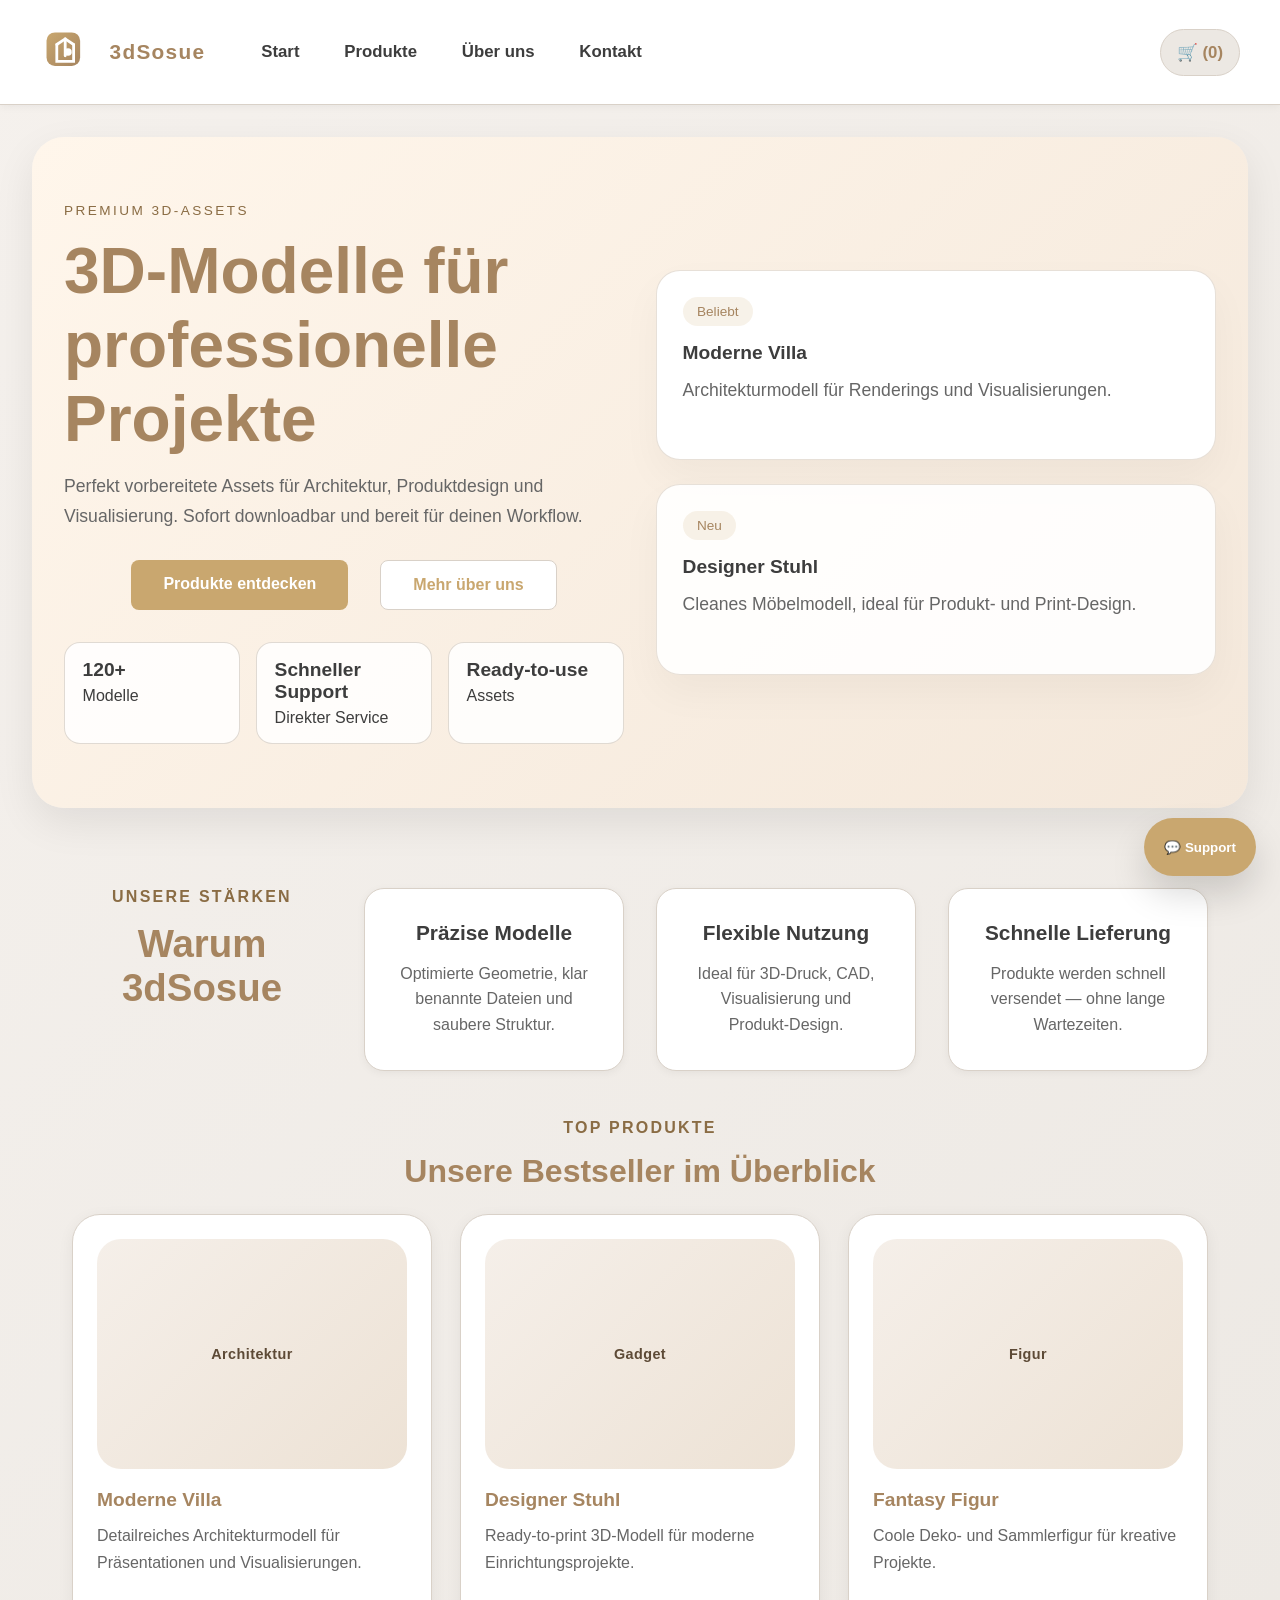
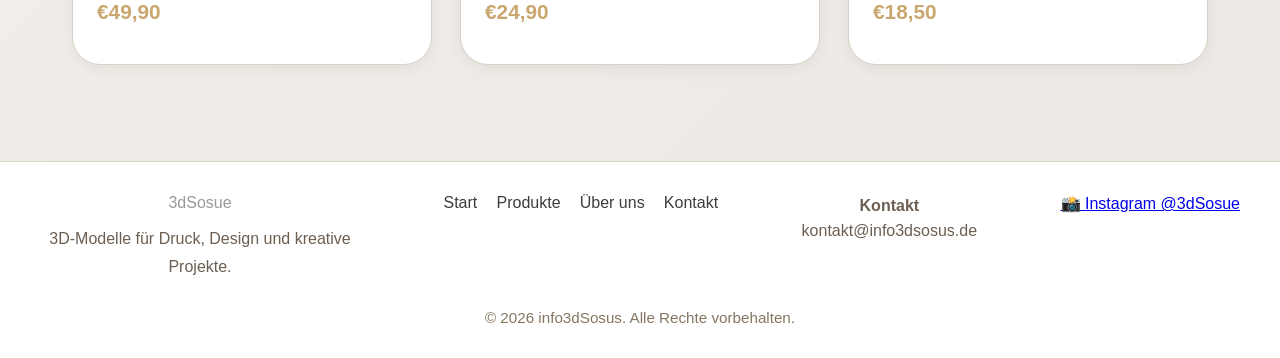
<file: 3d-shop/index.html>
<!DOCTYPE html>
<html lang="de">
<head>
  <meta charset="UTF-8" />
  <meta name="viewport" content="width=device-width, initial-scale=1.0" />
  <title>3dSosue - 3D Shop</title>
  <link rel="stylesheet" href="styles.css" />
</head>
<body>
  <header class="site-header">
    <a href="./index.html" class="logo">
      <img src="logo.svg" alt="3dSosue Logo" class="logo-image" />
      <span>3dSosue</span>
    </a>
    <nav>
      <a href="./index.html">Start</a>
      <a href="./produkte.html">Produkte</a>
      <a href="./about.html">Über uns</a>
      <a href="./kontakt.html">Kontakt</a>
      <a href="./warenkorb.html" class="cart-link">🛒 (<span id="cart-count">0</span>)</a>
    </nav>
  </header>

  <section class="hero">
    <div class="hero-grid">
      <div class="hero-copy">
        <span class="eyebrow">Premium 3D-Assets</span>
        <h1>3D-Modelle für professionelle Projekte</h1>
        <p>Perfekt vorbereitete Assets für Architektur, Produktdesign und Visualisierung. Sofort downloadbar und bereit für deinen Workflow.</p>
        <div class="hero-actions">
          <a class="button" href="./produkte.html">Produkte entdecken</a>
          <a class="button-secondary" href="./about.html">Mehr über uns</a>
        </div>
        <div class="hero-stats">
          <div>
            <strong>120+</strong>
            <span>Modelle</span>
          </div>
          <div>
            <strong>Schneller Support</strong>
            <span>Direkter Service</span>
          </div>
          <div>
            <strong>Ready-to-use</strong>
            <span>Assets</span>
          </div>
        </div>
      </div>
      <div class="hero-showcase">
        <div class="hero-panel">
          <span class="panel-tag">Beliebt</span>
          <h3>Moderne Villa</h3>
          <p>Architekturmodell für Renderings und Visualisierungen.</p>
        </div>
        <div class="hero-panel hero-panel-soft">
          <span class="panel-tag">Neu</span>
          <h3>Designer Stuhl</h3>
          <p>Cleanes Möbelmodell, ideal für Produkt- und Print-Design.</p>
        </div>
      </div>
    </div>
  </section>

  <section class="features">
    <div class="section-header">
      <p class="small-label">Unsere Stärken</p>
      <h2>Warum 3dSosue</h2>
    </div>
    <div class="feature-item">
      <h3>Präzise Modelle</h3>
      <p>Optimierte Geometrie, klar benannte Dateien und saubere Struktur.</p>
    </div>
    <div class="feature-item">
      <h3>Flexible Nutzung</h3>
      <p>Ideal für 3D-Druck, CAD, Visualisierung und Produkt-Design.</p>
    </div>
    <div class="feature-item">
      <h3>Schnelle Lieferung</h3>
      <p>Produkte werden schnell versendet — ohne lange Wartezeiten.</p>
    </div>
  </section>

  <section class="preview-section">
    <div class="section-header">
      <p class="small-label">Top Produkte</p>
      <h2>Unsere Bestseller im Überblick</h2>
    </div>
    <div class="product-grid">
      <article class="card">
        <div class="card-image">Architektur</div>
        <h2>Moderne Villa</h2>
        <p>Detailreiches Architekturmodell für Präsentationen und Visualisierungen.</p>
        <div class="price">€49,90</div>
      </article>
      <article class="card">
        <div class="card-image">Gadget</div>
        <h2>Designer Stuhl</h2>
        <p>Ready-to-print 3D-Modell für moderne Einrichtungsprojekte.</p>
        <div class="price">€24,90</div>
      </article>
      <article class="card">
        <div class="card-image">Figur</div>
        <h2>Fantasy Figur</h2>
        <p>Coole Deko- und Sammlerfigur für kreative Projekte.</p>
        <div class="price">€18,50</div>
      </article>
    </div>
  </section>

  <footer class="footer">
    <div class="footer-content">
      <div class="footer-brand">
        <div class="logo">3dSosue</div>
        <p>3D-Modelle für Druck, Design und kreative Projekte.</p>
      </div>
      <div class="footer-links">
        <a href="./index.html">Start</a>
        <a href="./produkte.html">Produkte</a>
        <a href="./about.html">Über uns</a>
        <a href="./kontakt.html">Kontakt</a>
      </div>
      <div class="footer-contact">
        <p><strong>Kontakt</strong></p>
        <p>kontakt@info3dsosus.de</p>
      </div>
      <div class="socials">
        <a href="https://instagram.com/3dSosue" target="_blank" rel="noopener">📸 Instagram @3dSosue</a>
      </div>
    </div>
    <p class="footer-note">© 2026 info3dSosus. Alle Rechte vorbehalten.</p>
  </footer>

  <script src="cart.js"></script>
  <script src="support.js"></script>
  <div class="chat-widget" id="chat-widget">
    <button class="chat-toggle" id="chat-toggle" aria-label="Support chat öffnen">💬 Support</button>
    <div class="chat-panel" id="chat-panel" aria-hidden="true">
      <div class="chat-header">
        <div>
          <strong>Julian</strong>
          <p>Schneller Support direkt im Shop</p>
        </div>
        <button class="chat-close" id="chat-close" aria-label="Chat schließen">✕</button>
      </div>
      <div class="chat-messages" id="chat-messages">
        <div class="chat-message bot">Hi! Wie kann ich dir helfen?</div>
      </div>
      <div class="chat-input-row">
        <input type="text" id="chat-input" placeholder="Frage eingeben..." aria-label="Supportfrage" />
        <button class="button" id="chat-send">Senden</button>
      </div>
    </div>
  </div>
</body>
</html>
</file>
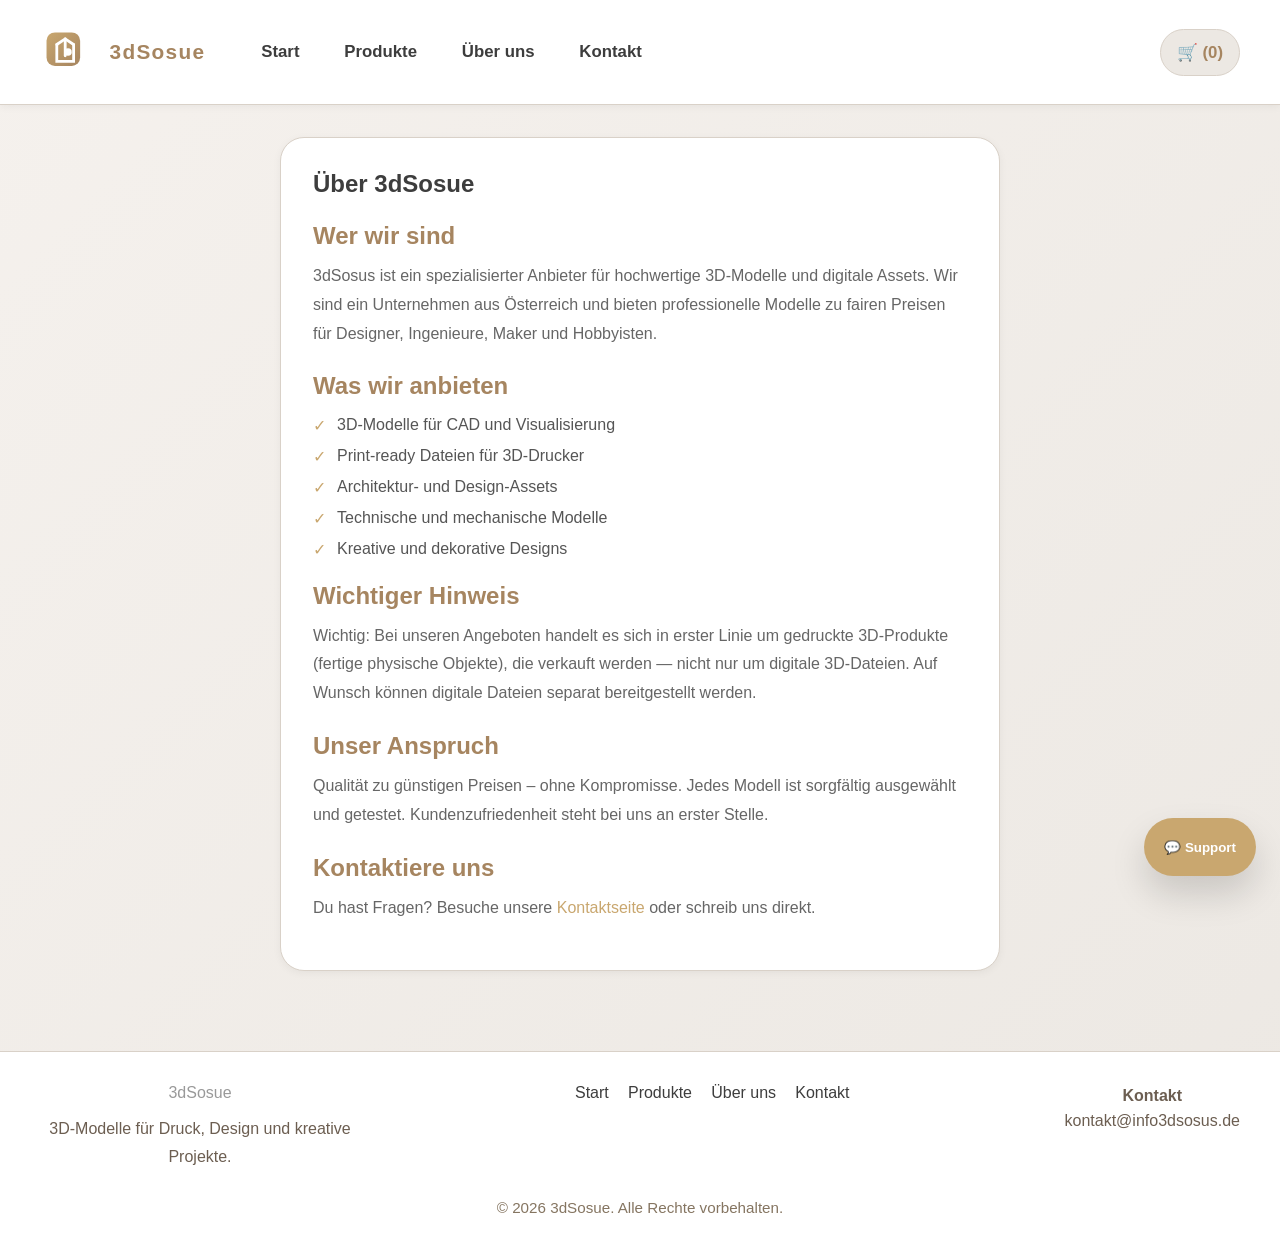
<file: 3d-shop/about.html>
<!DOCTYPE html>
<html lang="de">
<head>
  <meta charset="UTF-8" />
  <meta name="viewport" content="width=device-width, initial-scale=1.0" />
  <title>Über uns | 3dSosue</title>
  <link rel="stylesheet" href="styles.css" />
</head>
<body>
  <header class="site-header">
    <a href="./index.html" class="logo">
      <img src="logo.svg" alt="3dSosue Logo" class="logo-image" />
      <span>3dSosue</span>
    </a>
    <nav>
      <a href="./index.html">Start</a>
      <a href="./produkte.html">Produkte</a>
      <a href="./about.html">Über uns</a>
      <a href="./kontakt.html">Kontakt</a>
      <a href="./warenkorb.html" class="cart-link">🛒 (<span id="cart-count">0</span>)</a>
    </nav>
  </header>

  <section class="about-section">
    <div class="about-card">
      <h1>Über 3dSosue</h1>

      <h2>Wer wir sind</h2>
      <p>3dSosus ist ein spezialisierter Anbieter für hochwertige 3D-Modelle und digitale Assets. Wir sind ein Unternehmen aus Österreich und bieten professionelle Modelle zu fairen Preisen für Designer, Ingenieure, Maker und Hobbyisten.</p>
      
      <h2>Was wir anbieten</h2>
      <ul>
        <li>3D-Modelle für CAD und Visualisierung</li>
        <li>Print-ready Dateien für 3D-Drucker</li>
        <li>Architektur- und Design-Assets</li>
        <li>Technische und mechanische Modelle</li>
        <li>Kreative und dekorative Designs</li>
      </ul>

      <h2>Wichtiger Hinweis</h2>
      <p>Wichtig: Bei unseren Angeboten handelt es sich in erster Linie um gedruckte 3D-Produkte (fertige physische Objekte), die verkauft werden — nicht nur um digitale 3D-Dateien. Auf Wunsch können digitale Dateien separat bereitgestellt werden.</p>
      
      <h2>Unser Anspruch</h2>
      <p>Qualität zu günstigen Preisen – ohne Kompromisse. Jedes Modell ist sorgfältig ausgewählt und getestet. Kundenzufriedenheit steht bei uns an erster Stelle.</p>
      
      <h2>Kontaktiere uns</h2>
      <p>Du hast Fragen? Besuche unsere <a href="./kontakt.html">Kontaktseite</a> oder schreib uns direkt.</p>
    </div>
  </section>

  <footer class="footer">
    <div class="footer-content">
      <div class="footer-brand">
        <div class="logo">3dSosue</div>
        <p>3D-Modelle für Druck, Design und kreative Projekte.</p>
      </div>
      <div class="footer-links">
        <a href="./index.html">Start</a>
        <a href="./produkte.html">Produkte</a>
        <a href="./about.html">Über uns</a>
        <a href="./kontakt.html">Kontakt</a>
      </div>
      <div class="footer-contact">
        <p><strong>Kontakt</strong></p>
        <p>kontakt@info3dsosus.de</p>
      </div>
    </div>
    <p class="footer-note">© 2026 3dSosue. Alle Rechte vorbehalten.</p>
  </footer>

  <script src="cart.js"></script>
  <script src="support.js"></script>
  <div class="chat-widget" id="chat-widget">
    <button class="chat-toggle" id="chat-toggle" aria-label="Support chat öffnen">💬 Support</button>
    <div class="chat-panel" id="chat-panel" aria-hidden="true">
      <div class="chat-header">
        <div>
          <strong>Julian</strong>
          <p>Schneller Support direkt im Shop</p>
        </div>
        <button class="chat-close" id="chat-close" aria-label="Chat schließen">✕</button>
      </div>
      <div class="chat-messages" id="chat-messages">
        <div class="chat-message bot">Hi! Wie kann ich dir helfen?</div>
      </div>
      <div class="chat-input-row">
        <input type="text" id="chat-input" placeholder="Frage eingeben..." aria-label="Supportfrage" />
        <button class="button" id="chat-send">Senden</button>
      </div>
    </div>
  </div>
</body>
</html>
</file>
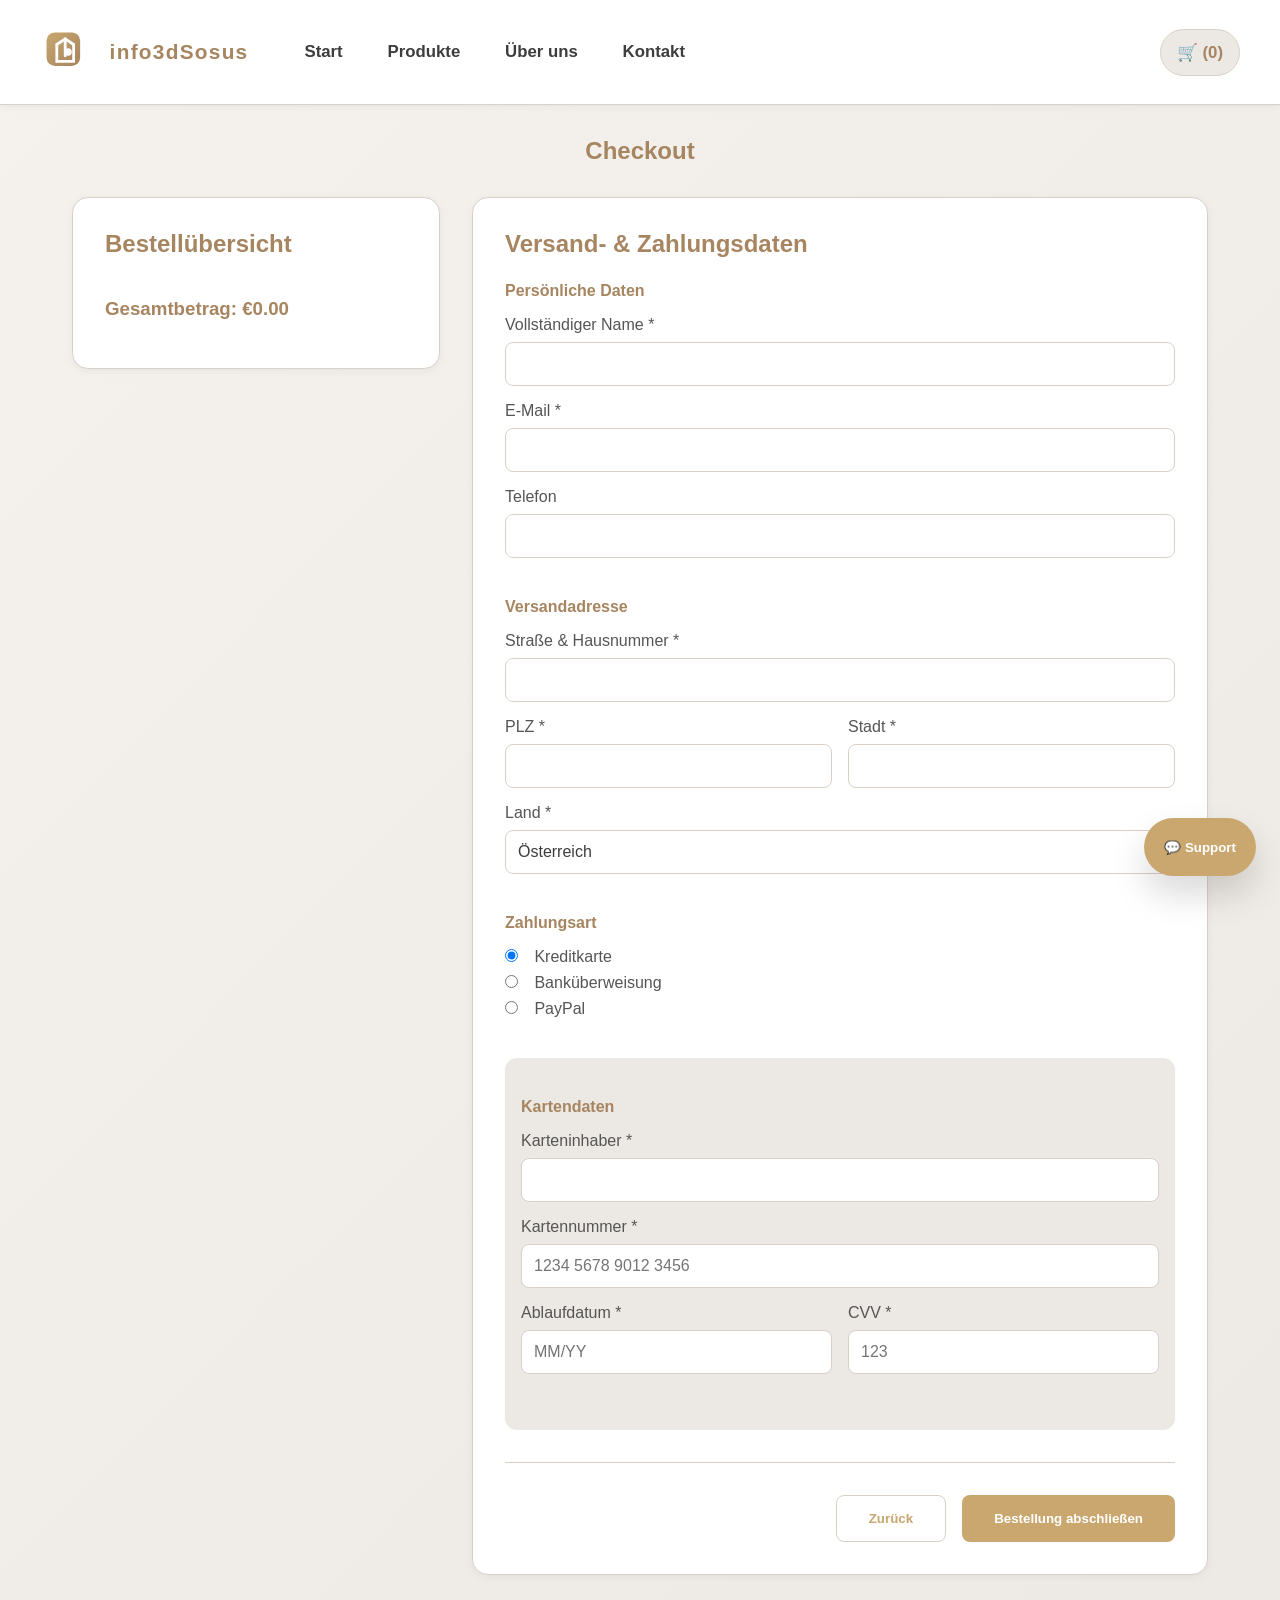
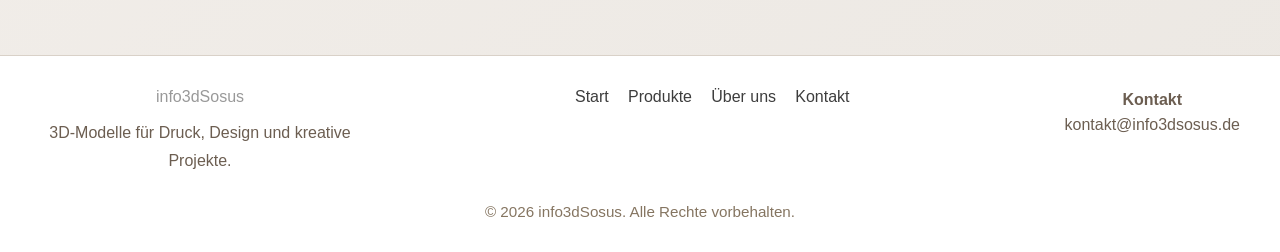
<file: 3d-shop/checkout.html>
<!DOCTYPE html>
<html lang="de">
<head>
  <meta charset="UTF-8" />
  <meta name="viewport" content="width=device-width, initial-scale=1.0" />
  <title>Checkout | info3dSosus</title>
  <link rel="stylesheet" href="styles.css" />
</head>
<body>
  <header class="site-header">
    <a href="./index.html" class="logo">
      <img src="logo.svg" alt="info3dSosus Logo" class="logo-image" />
      <span>info3dSosus</span>
    </a>
    <nav>
      <a href="./index.html">Start</a>
      <a href="./produkte.html">Produkte</a>
      <a href="./about.html">Über uns</a>
      <a href="./kontakt.html">Kontakt</a>
      <a href="./warenkorb.html" class="cart-link">🛒 (<span id="cart-count">0</span>)</a>
    </nav>
  </header>

  <section class="checkout-section">
    <h1>Checkout</h1>
    
    <div class="checkout-container">
      <!-- Bestellübersicht -->
      <div class="checkout-summary">
        <h2>Bestellübersicht</h2>
        <div id="checkout-items"></div>
        <div class="checkout-total">
          <h3>Gesamtbetrag: €<span id="checkout-total">0.00</span></h3>
        </div>
      </div>

      <!-- Checkout Formular -->
      <form id="checkout-form" class="checkout-form">
        <h2>Versand- & Zahlungsdaten</h2>
        
        <fieldset>
          <legend>Persönliche Daten</legend>
          <div class="form-group">
            <label for="name">Vollständiger Name *</label>
            <input type="text" id="name" name="name" required />
          </div>
          <div class="form-group">
            <label for="email">E-Mail *</label>
            <input type="email" id="email" name="email" required />
          </div>
          <div class="form-group">
            <label for="phone">Telefon</label>
            <input type="tel" id="phone" name="phone" />
          </div>
        </fieldset>

        <fieldset>
          <legend>Versandadresse</legend>
          <div class="form-group">
            <label for="address">Straße & Hausnummer *</label>
            <input type="text" id="address" name="address" required />
          </div>
          <div class="form-row">
            <div class="form-group">
              <label for="zip">PLZ *</label>
              <input type="text" id="zip" name="zip" required />
            </div>
            <div class="form-group">
              <label for="city">Stadt *</label>
              <input type="text" id="city" name="city" required />
            </div>
          </div>
          <div class="form-group">
            <label for="country">Land *</label>
            <input type="text" id="country" name="country" value="Österreich" required />
          </div>
        </fieldset>

        <fieldset>
          <legend>Zahlungsart</legend>
          <div class="form-group">
            <label class="radio-label">
              <input type="radio" name="payment" value="card" checked />
              Kreditkarte
            </label>
            <label class="radio-label">
              <input type="radio" name="payment" value="bank" />
              Banküberweisung
            </label>
            <label class="radio-label">
              <input type="radio" name="payment" value="paypal" />
              PayPal
            </label>
          </div>
        </fieldset>

        <div id="card-details" class="card-details">
          <fieldset>
            <legend>Kartendaten</legend>
            <div class="form-group">
              <label for="cardname">Karteninhaber *</label>
              <input type="text" id="cardname" name="cardname" />
            </div>
            <div class="form-group">
              <label for="cardnumber">Kartennummer *</label>
              <input type="text" id="cardnumber" name="cardnumber" placeholder="1234 5678 9012 3456" />
            </div>
            <div class="form-row">
              <div class="form-group">
                <label for="expiry">Ablaufdatum *</label>
                <input type="text" id="expiry" name="expiry" placeholder="MM/YY" />
              </div>
              <div class="form-group">
                <label for="cvv">CVV *</label>
                <input type="text" id="cvv" name="cvv" placeholder="123" />
              </div>
            </div>
          </fieldset>
        </div>

        <div class="form-actions">
          <button type="button" class="button-secondary" onclick="window.location.href='./warenkorb.html'">Zurück</button>
          <button type="submit" class="button">Bestellung abschließen</button>
        </div>
      </form>
    </div>
  </section>

  <footer class="footer">
    <div class="footer-content">
      <div class="footer-brand">
        <div class="logo">info3dSosus</div>
        <p>3D-Modelle für Druck, Design und kreative Projekte.</p>
      </div>
      <div class="footer-links">
        <a href="./index.html">Start</a>
        <a href="./produkte.html">Produkte</a>
        <a href="./about.html">Über uns</a>
        <a href="./kontakt.html">Kontakt</a>
      </div>
      <div class="footer-contact">
        <p><strong>Kontakt</strong></p>
        <p>kontakt@info3dsosus.de</p>
      </div>
    </div>
    <p class="footer-note">© 2026 info3dSosus. Alle Rechte vorbehalten.</p>
  </footer>

  <script src="cart.js"></script>
  <script src="support.js"></script>
  <div class="chat-widget" id="chat-widget">
    <button class="chat-toggle" id="chat-toggle" aria-label="Support chat öffnen">💬 Support</button>
    <div class="chat-panel" id="chat-panel" aria-hidden="true">
      <div class="chat-header">
        <div>
          <strong>Julian</strong>
          <p>Schneller Support direkt im Shop</p>
        </div>
        <button class="chat-close" id="chat-close" aria-label="Chat schließen">✕</button>
      </div>
      <div class="chat-messages" id="chat-messages">
        <div class="chat-message bot">Hi! Wie kann ich dir helfen?</div>
      </div>
      <div class="chat-input-row">
        <input type="text" id="chat-input" placeholder="Frage eingeben..." aria-label="Supportfrage" />
        <button class="button" id="chat-send">Senden</button>
      </div>
    </div>
  </div>
  <script>
    function loadCheckoutData() {
      const cart = JSON.parse(localStorage.getItem('cart')) || [];
      const checkoutItems = document.getElementById('checkout-items');
      let total = 0;

      checkoutItems.innerHTML = '';
      cart.forEach(item => {
        const itemTotal = item.price * item.quantity;
        total += itemTotal;
        const div = document.createElement('div');
        div.className = 'checkout-item';
        div.innerHTML = `
          <div class="item-info">
            <span>${item.name}</span>
            <span>${item.quantity}x</span>
          </div>
          <span class="item-price">€${itemTotal.toFixed(2)}</span>
        `;
        checkoutItems.appendChild(div);
      });

      document.getElementById('checkout-total').textContent = total.toFixed(2);
    }

    document.getElementById('checkout-form').addEventListener('submit', function(e) {
      e.preventDefault();
      localStorage.setItem('cart', JSON.stringify([]));
      window.location.href = './thank-you.html';
    });

    document.querySelectorAll('input[name="payment"]').forEach(radio => {
      radio.addEventListener('change', function() {
        const cardDetails = document.getElementById('card-details');
        if (this.value === 'card') {
          cardDetails.style.display = 'block';
        } else {
          cardDetails.style.display = 'none';
        }
      });
    });

    loadCheckoutData();
    updateCartCount();
  </script>
</body>
</html>
</file>
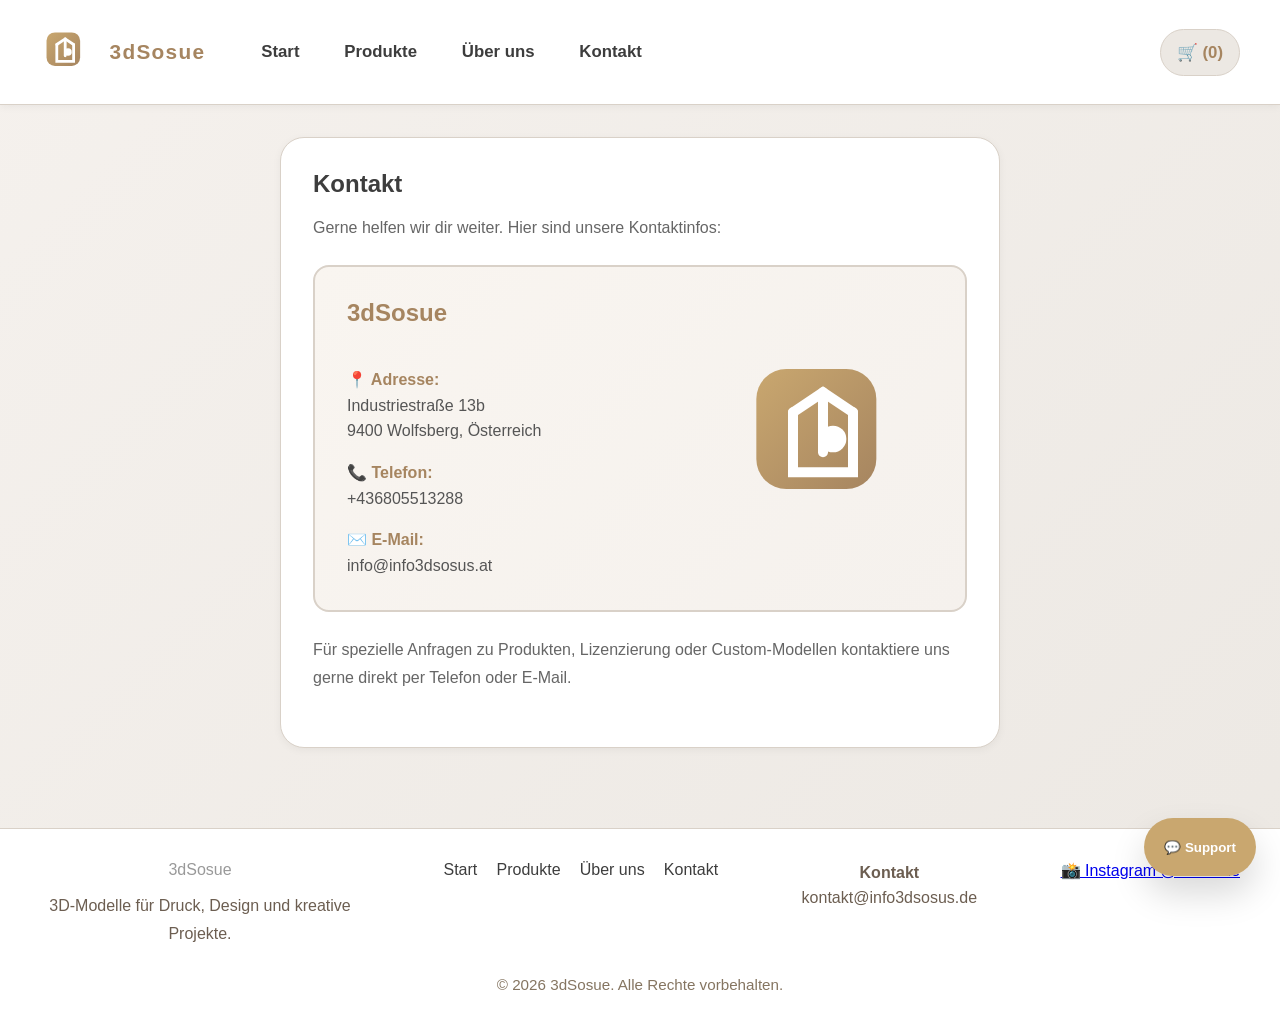
<file: 3d-shop/kontakt.html>
<!DOCTYPE html>
<html lang="de">
<head>
  <meta charset="UTF-8" />
  <meta name="viewport" content="width=device-width, initial-scale=1.0" />
  <title>Kontakt | 3dSosue</title>
  <link rel="stylesheet" href="styles.css" />
</head>
<body>
  <header class="site-header">
    <a href="./index.html" class="logo">
      <img src="logo.svg" alt="3dSosue Logo" class="logo-image" />
      <span>3dSosue</span>
    </a>
    <nav>
      <a href="./index.html">Start</a>
      <a href="./produkte.html">Produkte</a>
      <a href="./about.html">Über uns</a>
      <a href="./kontakt.html">Kontakt</a>
      <a href="./warenkorb.html" class="cart-link">🛒 (<span id="cart-count">0</span>)</a>
    </nav>
  </header>

  <section class="contact-section">
    <div class="contact-card">
      <h1>Kontakt</h1>
      <p>Gerne helfen wir dir weiter. Hier sind unsere Kontaktinfos:</p>
      
      <div class="business-card">
        <div class="business-inner">
          <div class="card-content">
            <h2>3dSosue</h2>
            <p><strong>📍 Adresse:</strong><br>Industriestraße 13b<br>9400 Wolfsberg, Österreich</p>
            <p><strong>📞 Telefon:</strong><br>+436805513288</p>
            <p><strong>✉️ E-Mail:</strong><br>info@info3dsosus.at</p>
          </div>
          <div class="contact-logo" aria-hidden="true">
            <img src="logo.svg" alt="3dSosue Logo" />
          </div>
        </div>
      </div>
      
      <p style="margin-top: 1.5rem;">Für spezielle Anfragen zu Produkten, Lizenzierung oder Custom-Modellen kontaktiere uns gerne direkt per Telefon oder E-Mail.</p>
    </div>
  </section>

  <footer class="footer">
    <div class="footer-content">
      <div class="footer-brand">
        <div class="logo">3dSosue</div>
        <p>3D-Modelle für Druck, Design und kreative Projekte.</p>
      </div>
      <div class="footer-links">
        <a href="./index.html">Start</a>
        <a href="./produkte.html">Produkte</a>
        <a href="./about.html">Über uns</a>
        <a href="./kontakt.html">Kontakt</a>
      </div>
      <div class="footer-contact">
        <p><strong>Kontakt</strong></p>
        <p>kontakt@info3dsosus.de</p>
      </div>
      <div class="socials">
        <a href="https://instagram.com/3dSosue" target="_blank" rel="noopener">📸 Instagram @3dSosue</a>
      </div>
    </div>
    <p class="footer-note">© 2026 3dSosue. Alle Rechte vorbehalten.</p>
  </footer>

  <script src="cart.js"></script>
  <script src="support.js"></script>
  <div class="chat-widget" id="chat-widget">
    <button class="chat-toggle" id="chat-toggle" aria-label="Support chat öffnen">💬 Support</button>
    <div class="chat-panel" id="chat-panel" aria-hidden="true">
      <div class="chat-header">
        <div>
          <strong>Julian</strong>
          <p>Schneller Support direkt im Shop</p>
        </div>
        <button class="chat-close" id="chat-close" aria-label="Chat schließen">✕</button>
      </div>
      <div class="chat-messages" id="chat-messages">
        <div class="chat-message bot">Hi! Wie kann ich dir helfen?</div>
      </div>
      <div class="chat-input-row">
        <input type="text" id="chat-input" placeholder="Frage eingeben..." aria-label="Supportfrage" />
        <button class="button" id="chat-send">Senden</button>
      </div>
    </div>
  </div>
</body>
</html>
</file>
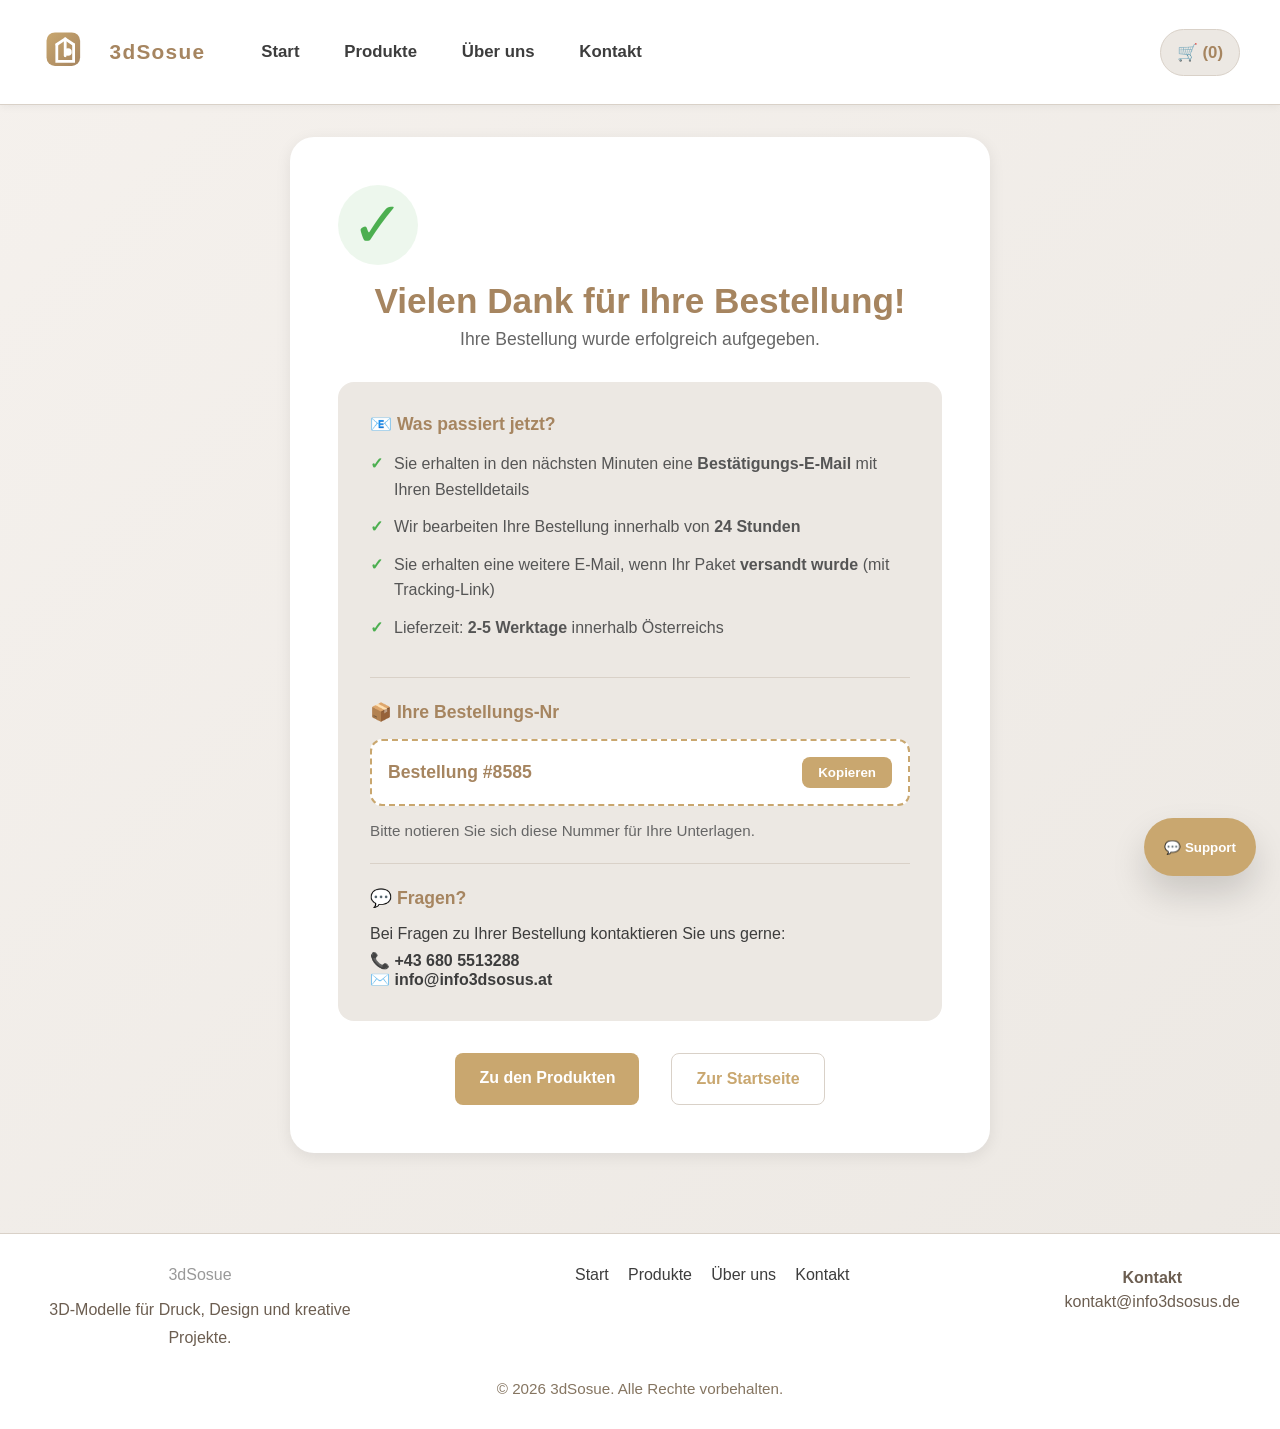
<file: 3d-shop/thank-you.html>
<!DOCTYPE html>
<html lang="de">
<head>
  <meta charset="UTF-8" />
  <meta name="viewport" content="width=device-width, initial-scale=1.0" />
  <title>Bestellung bestätigt | 3dSosue</title>
  <link rel="stylesheet" href="styles.css" />
</head>
<body>
  <header class="site-header">
    <a href="./index.html" class="logo">
      <img src="logo.svg" alt="3dSosue Logo" class="logo-image" />
      <span>3dSosue</span>
    </a>
    <nav>
      <a href="./index.html">Start</a>
      <a href="./produkte.html">Produkte</a>
      <a href="./about.html">Über uns</a>
      <a href="./kontakt.html">Kontakt</a>
      <a href="./warenkorb.html" class="cart-link">🛒 (<span id="cart-count">0</span>)</a>
    </nav>
  </header>

  <section class="thank-you-section">
    <div class="thank-you-container">
      <div class="success-icon">✓</div>
      <h1>Vielen Dank für Ihre Bestellung!</h1>
      <p class="subtitle">Ihre Bestellung wurde erfolgreich aufgegeben.</p>
      
      <div class="thank-you-card">
        <div class="info-block">
          <h3>📧 Was passiert jetzt?</h3>
          <ul class="info-list">
            <li>Sie erhalten in den nächsten Minuten eine <strong>Bestätigungs-E-Mail</strong> mit Ihren Bestelldetails</li>
            <li>Wir bearbeiten Ihre Bestellung innerhalb von <strong>24 Stunden</strong></li>
            <li>Sie erhalten eine weitere E-Mail, wenn Ihr Paket <strong>versandt wurde</strong> (mit Tracking-Link)</li>
            <li>Lieferzeit: <strong>2-5 Werktage</strong> innerhalb Österreichs</li>
          </ul>
        </div>

        <div class="info-block">
          <h3>📦 Ihre Bestellungs-Nr</h3>
          <div class="order-number">
            <span id="order-id">Bestellung #2024-06-04-001</span>
            <button onclick="copyOrderId()" class="copy-btn">Kopieren</button>
          </div>
          <p style="margin-top: 1rem; color: #666; font-size: 0.95rem;">Bitte notieren Sie sich diese Nummer für Ihre Unterlagen.</p>
        </div>

        <div class="info-block">
          <h3>💬 Fragen?</h3>
          <p>Bei Fragen zu Ihrer Bestellung kontaktieren Sie uns gerne:</p>
          <p style="margin-top: 0.5rem;">
            📞 <strong>+43 680 5513288</strong><br>
            ✉️ <strong>info@info3dsosus.at</strong>
          </p>
        </div>
      </div>

      <div class="action-buttons">
        <a href="./produkte.html" class="button">Zu den Produkten</a>
        <a href="./index.html" class="button-secondary">Zur Startseite</a>
      </div>
    </div>
  </section>

  <footer class="footer">
    <div class="footer-content">
      <div class="footer-brand">
        <div class="logo">3dSosue</div>
        <p>3D-Modelle für Druck, Design und kreative Projekte.</p>
      </div>
      <div class="footer-links">
        <a href="./index.html">Start</a>
        <a href="./produkte.html">Produkte</a>
        <a href="./about.html">Über uns</a>
        <a href="./kontakt.html">Kontakt</a>
      </div>
      <div class="footer-contact">
        <p><strong>Kontakt</strong></p>
        <p>kontakt@info3dsosus.de</p>
      </div>
    </div>
    <p class="footer-note">© 2026 3dSosue. Alle Rechte vorbehalten.</p>
  </footer>

  <script src="cart.js"></script>
  <script src="support.js"></script>
  <div class="chat-widget" id="chat-widget">
    <button class="chat-toggle" id="chat-toggle" aria-label="Support chat öffnen">💬 Support</button>
    <div class="chat-panel" id="chat-panel" aria-hidden="true">
      <div class="chat-header">
        <div>
          <strong>Julian</strong>
          <p>Schneller Support direkt im Shop</p>
        </div>
        <button class="chat-close" id="chat-close" aria-label="Chat schließen">✕</button>
      </div>
      <div class="chat-messages" id="chat-messages">
        <div class="chat-message bot">Hi! Wie kann ich dir helfen?</div>
      </div>
      <div class="chat-input-row">
        <input type="text" id="chat-input" placeholder="Frage eingeben..." aria-label="Supportfrage" />
        <button class="button" id="chat-send">Senden</button>
      </div>
    </div>
  </div>
  <script>
    function generateOrderId() {
      const nextOrder = parseInt(localStorage.getItem('order-counter') || '8585', 10);
      localStorage.setItem('order-counter', String(nextOrder + 1));
      return `Bestellung #${String(nextOrder).padStart(4, '0')}`;
    }

    function copyOrderId() {
      const orderId = document.getElementById('order-id').textContent;
      navigator.clipboard.writeText(orderId);
      const btn = document.querySelector('.copy-btn');
      btn.textContent = '✓ Kopiert!';
      setTimeout(() => {
        btn.textContent = 'Kopieren';
      }, 2000);
    }

    document.getElementById('order-id').textContent = generateOrderId();
    updateCartCount();
  </script>
</body>
</html>
</file>
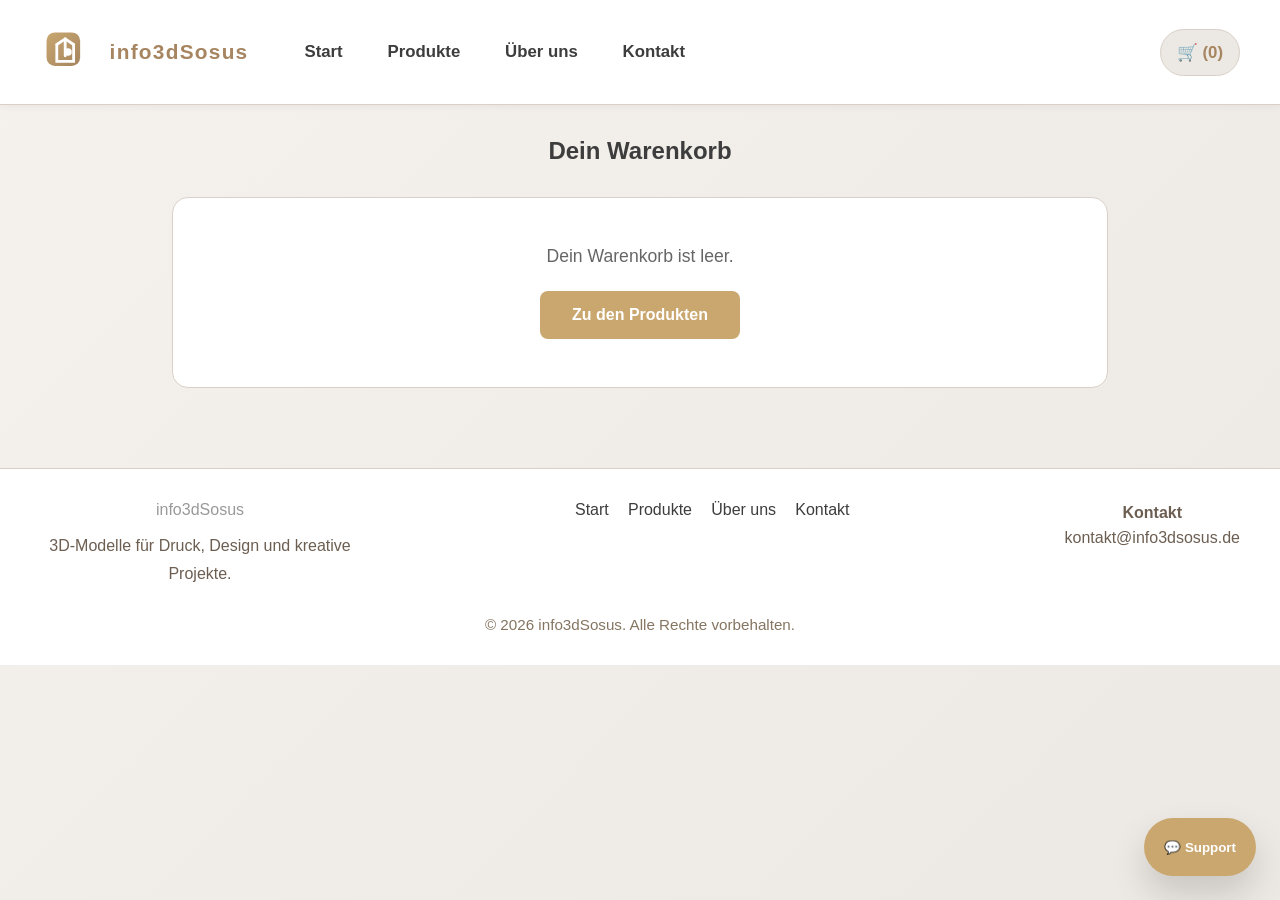
<file: 3d-shop/warenkorb.html>
<!DOCTYPE html>
<html lang="de">
<head>
  <meta charset="UTF-8" />
  <meta name="viewport" content="width=device-width, initial-scale=1.0" />
  <title>Warenkorb | info3dSosus</title>
  <link rel="stylesheet" href="styles.css" />
</head>
<body>
  <header class="site-header">
    <a href="./index.html" class="logo">
      <img src="logo.svg" alt="info3dSosus Logo" class="logo-image" />
      <span>info3dSosus</span>
    </a>
    <nav>
      <a href="./index.html">Start</a>
      <a href="./produkte.html">Produkte</a>
      <a href="./about.html">Über uns</a>
      <a href="./kontakt.html">Kontakt</a>
      <a href="./warenkorb.html" class="cart-link">🛒 (<span id="cart-count">0</span>)</a>
    </nav>
  </header>

  <section class="cart-section">
    <h1>Dein Warenkorb</h1>
    
    <div id="cart-empty" class="empty-message">
      <p>Dein Warenkorb ist leer.</p>
      <a href="./produkte.html" class="button">Zu den Produkten</a>
    </div>
    
    <div id="cart-content" style="display: none;">
      <table class="cart-table">
        <thead>
          <tr>
            <th>Produkt</th>
            <th>Farbe</th>
            <th>Preis</th>
            <th>Menge</th>
            <th>Gesamt</th>
            <th>Aktion</th>
          </tr>
        </thead>
        <tbody id="cart-items">
        </tbody>
      </table>
      
      <div class="cart-summary">
        <h3>Gesamtpreis: €<span id="total-price">0.00</span></h3>
        <button class="button" onclick="window.location.href='./checkout.html'">Zum Checkout</button>
        <button class="button-secondary" onclick="clearCart()">Warenkorb leeren</button>
      </div>
    </div>
  </section>

  <footer class="footer">
    <div class="footer-content">
      <div class="footer-brand">
        <div class="logo">info3dSosus</div>
        <p>3D-Modelle für Druck, Design und kreative Projekte.</p>
      </div>
      <div class="footer-links">
        <a href="./index.html">Start</a>
        <a href="./produkte.html">Produkte</a>
        <a href="./about.html">Über uns</a>
        <a href="./kontakt.html">Kontakt</a>
      </div>
      <div class="footer-contact">
        <p><strong>Kontakt</strong></p>
        <p>kontakt@info3dsosus.de</p>
      </div>
    </div>
    <p class="footer-note">© 2026 info3dSosus. Alle Rechte vorbehalten.</p>
  </footer>

  <script src="cart.js"></script>
  <script src="support.js"></script>
  <div class="chat-widget" id="chat-widget">
    <button class="chat-toggle" id="chat-toggle" aria-label="Support chat öffnen">💬 Support</button>
    <div class="chat-panel" id="chat-panel" aria-hidden="true">
      <div class="chat-header">
        <div>
          <strong>Julian</strong>
          <p>Schneller Support direkt im Shop</p>
        </div>
        <button class="chat-close" id="chat-close" aria-label="Chat schließen">✕</button>
      </div>
      <div class="chat-messages" id="chat-messages">
        <div class="chat-message bot">Hi! Wie kann ich dir helfen?</div>
      </div>
      <div class="chat-input-row">
        <input type="text" id="chat-input" placeholder="Frage eingeben..." aria-label="Supportfrage" />
        <button class="button" id="chat-send">Senden</button>
      </div>
    </div>
  </div>
  <script>
    function displayCart() {
      const cart = JSON.parse(localStorage.getItem('cart')) || [];
      const cartItems = document.getElementById('cart-items');
      const cartEmpty = document.getElementById('cart-empty');
      const cartContent = document.getElementById('cart-content');
      
      if (cart.length === 0) {
        cartContent.style.display = 'none';
        cartEmpty.style.display = 'block';
        return;
      }
      
      cartContent.style.display = 'block';
      cartEmpty.style.display = 'none';
      cartItems.innerHTML = '';
      let total = 0;
      
      cart.forEach((item, index) => {
        const row = document.createElement('tr');
        const itemTotal = item.price * item.quantity;
        total += itemTotal;
        const swatchStyle = (typeof colorToStyle === 'function') ? colorToStyle(item.color) : '';
        row.innerHTML = `
          <td>${item.name}</td>
          <td class="cart-color"><span class="cart-color-swatch" style="background: ${swatchStyle};"></span>${item.color || ''}</td>
          <td>€${item.price.toFixed(2)}</td>
          <td><input type="number" value="${item.quantity}" min="1" onchange="updateQuantity(${index}, this.value)"></td>
          <td>€${itemTotal.toFixed(2)}</td>
          <td><button onclick="removeFromCart(${index})">Entfernen</button></td>
        `;
        cartItems.appendChild(row);
      });
      
      document.getElementById('total-price').textContent = total.toFixed(2);
      updateCartCount();
    }
    
    function updateQuantity(index, newQuantity) {
      const cart = JSON.parse(localStorage.getItem('cart')) || [];
      cart[index].quantity = parseInt(newQuantity) || 1;
      localStorage.setItem('cart', JSON.stringify(cart));
      displayCart();
    }
    
    function removeFromCart(index) {
      const cart = JSON.parse(localStorage.getItem('cart')) || [];
      cart.splice(index, 1);
      localStorage.setItem('cart', JSON.stringify(cart));
      displayCart();
    }
    
    function clearCart() {
      localStorage.setItem('cart', JSON.stringify([]));
      displayCart();
    }
    
    function checkout() {
      alert('Vielen Dank für deine Bestellung! Kontaktiere uns für weitere Details: +43 680 5513288');
      clearCart();
    }
    
    displayCart();
  </script>
</body>
</html>
</file>
<file: 3d-shop/styles.css>
:root {
  --bg: #f5f1ed;
  --card: #faf7f3;
  --text: #3d3d3d;
  --accent: #c9a76f;
  --accent-dark: #a68560;
  --light-bg: #ece8e3;
  --border-color: #d9d1c8;
}

* {
  box-sizing: border-box;
  margin: 0;
  padding: 0;
}

body {
  font-family: 'Segoe UI', Tahoma, Geneva, Verdana, sans-serif;
  color: var(--text);
  background: linear-gradient(135deg, #f5f1ed 0%, #ece8e3 100%);
  min-height: 100vh;
}

.site-header {
  display: flex;
  justify-content: flex-start;
  align-items: center;
  gap: 3.5rem;
  padding: 1.5rem 2.5rem;
  border-bottom: 1px solid var(--border-color);
  background: white;
  box-shadow: 0 2px 8px rgba(0, 0, 0, 0.05);
}

.site-header .logo {
  display: inline-flex;
  align-items: center;
  gap: 0.85rem;
  font-size: 1.3rem;
  font-weight: 700;
  letter-spacing: 0.08rem;
  color: var(--accent-dark);
  text-decoration: none;
}

.logo-image {
  width: 56px;
  height: 56px;
  display: inline-block;
}

.site-header nav {
  display: flex;
  flex: 1;
  gap: 2.8rem;
  align-items: center;
  justify-content: flex-start;
  margin-left: 0;
}

.site-header nav a {
  color: var(--text);
  text-decoration: none;
  transition: color 0.2s ease;
  font-size: 1.05rem;
  font-weight: 600;
  padding: 0.75rem 0;
}

.site-header nav a:hover {
  color: var(--accent);
}

.site-header nav a.cart-link {
  background: var(--light-bg);
  padding: 0.75rem 1rem;
  border-radius: 999px;
  border: 1px solid var(--border-color);
  color: var(--accent-dark);
  margin-left: auto;
}

.hero {
  padding: 4rem 2rem;
  background: linear-gradient(135deg, #fff6eb 0%, #f4e8db 100%);
  border-radius: 32px;
  margin: 2rem;
  box-shadow: 0 15px 40px rgba(0, 0, 0, 0.08);
}

.hero-grid {
  display: grid;
  grid-template-columns: repeat(2, minmax(0, 1fr));
  gap: 2rem;
  align-items: center;
}

.hero-copy {
  max-width: 560px;
}

.hero-showcase {
  display: grid;
  gap: 1.5rem;
}

.hero-panel {
  padding: 1.6rem;
  border-radius: 24px;
  background: white;
  box-shadow: 0 18px 40px rgba(0, 0, 0, 0.04);
  border: 1px solid rgba(225, 217, 207, 0.8);
}

.hero-panel-soft {
  background: rgba(255, 255, 255, 0.9);
}

.panel-tag {
  display: inline-flex;
  align-items: center;
  justify-content: center;
  padding: 0.45rem 0.9rem;
  background: rgba(201, 167, 111, 0.15);
  color: var(--accent-dark);
  border-radius: 999px;
  font-size: 0.85rem;
  margin-bottom: 1rem;
}

.hero-panel h3 {
  margin-bottom: 0.75rem;
  font-size: 1.2rem;
}

.hero-panel p {
  color: #6d5a48;
  line-height: 1.7;
}

.hero-stats {
  display: grid;
  grid-template-columns: repeat(3, minmax(0, 1fr));
  gap: 1rem;
  margin-top: 2rem;
}

.hero-stats div {
  background: rgba(255, 255, 255, 0.85);
  border: 1px solid rgba(217, 209, 200, 0.8);
  padding: 1rem 1.1rem;
  border-radius: 16px;
}

.hero-stats strong {
  display: block;
  font-size: 1.2rem;
  margin-bottom: 0.35rem;
}

@media (max-width: 900px) {
  .hero-grid,
  .shop-hero-grid {
    grid-template-columns: 1fr;
  }
}

@media (max-width: 620px) {
  .hero {
    margin: 1.5rem 1rem;
  }
  .shop-hero {
    padding: 2rem 1rem 1rem;
  }
}

.hero h1 {
  font-size: clamp(2.5rem, 5vw, 4rem);
  margin-bottom: 1rem;
  color: var(--accent-dark);
}

.hero p {
  max-width: 620px;
  margin: 0 0 1.75rem;
  color: #666;
  line-height: 1.7;
  font-size: 1.1rem;
  text-align: left;
}

.eyebrow {
  display: inline-block;
  color: #8a6c44;
  text-transform: uppercase;
  letter-spacing: 0.18em;
  font-size: 0.85rem;
  margin-bottom: 1rem;
}

.hero-actions {
  display: flex;
  justify-content: center;
  gap: 1rem;
  flex-wrap: wrap;
  margin-bottom: 1.75rem;
}

.hero-badges {
  display: flex;
  justify-content: center;
  gap: 1rem;
  flex-wrap: wrap;
  margin-top: 1rem;
}

.hero-badges span {
  display: inline-block;
  background: var(--light-bg);
  color: #5d4a36;
  padding: 0.75rem 1.1rem;
  border-radius: 999px;
  font-size: 0.95rem;
  box-shadow: 0 8px 20px rgba(0, 0, 0, 0.04);
}

.shop-hero {
  padding: 3rem 2rem 1.5rem;
  background: linear-gradient(135deg, #fff8f0 0%, #f5efe7 100%);
}

.shop-hero-grid {
  max-width: 1200px;
  margin: 0 auto;
  display: grid;
  grid-template-columns: 1fr 1fr;
  gap: 1.75rem;
  align-items: flex-start;
}

.shop-hero-copy {
  max-width: 560px;
}

.shop-highlight-panel {
  display: grid;
  gap: 1rem;
}

.feature-item {
  background: white;
  border: 1px solid var(--border-color);
  border-radius: 20px;
  padding: 1.75rem;
  text-align: left;
  transition: transform 0.2s ease, border-color 0.2s ease;
  box-shadow: 0 2px 10px rgba(0, 0, 0, 0.06);
}

.feature-item:hover {
  transform: translateY(-4px);
  border-color: var(--accent);
}

.button {
  display: inline-block;
  padding: 0.95rem 2rem;
  background: var(--accent);
  color: white;
  border-radius: 8px;
  text-decoration: none;
  font-weight: 600;
  cursor: pointer;
  border: none;
  transition: all 0.2s ease;
}

.button:hover {
  background: var(--accent-dark);
  transform: translateY(-2px);
}

.button-secondary {
  display: inline-block;
  padding: 0.95rem 2rem;
  background: white;
  color: var(--accent);
  border-radius: 8px;
  text-decoration: none;
  font-weight: 600;
  cursor: pointer;
  border: 1px solid var(--border-color);
  transition: all 0.2s ease;
  margin-left: 1rem;
}

.button-secondary:hover {
  background: var(--light-bg);
  border-color: var(--accent);
}

.features {
  display: grid;
  grid-template-columns: repeat(auto-fit, minmax(250px, 1fr));
  gap: 2rem;
  padding: 3rem 2rem;
  max-width: 1200px;
  margin: 0 auto;
}

.preview-section {
  padding: 0 2rem 3rem;
  max-width: 1200px;
  margin: 0 auto;
}

.section-header {
  text-align: center;
  margin-bottom: 1.5rem;
}

.section-header h2 {
  font-size: clamp(2rem, 3vw, 2.5rem);
  color: var(--accent-dark);
  margin-top: 0.5rem;
}

.small-label {
  color: #8a6c44;
  text-transform: uppercase;
  letter-spacing: 0.14em;
  font-weight: 700;
  margin-bottom: 0.5rem;
  display: inline-block;
}

.preview-section h2 {
  font-size: 2rem;
  color: var(--accent-dark);
}

.feature-item {
  background: white;
  border: 1px solid var(--border-color);
  border-radius: 20px;
  padding: 2rem;
  text-align: center;
  transition: transform 0.2s ease, border-color 0.2s ease;
  box-shadow: 0 2px 8px rgba(0, 0, 0, 0.05);
}

.feature-item:hover {
  transform: translateY(-5px);
  border-color: var(--accent);
}

.feature-item h3 {
  margin-bottom: 1rem;
  font-size: 1.3rem;
}

.feature-item p {
  color: #666;
  line-height: 1.6;
}

.products-section {
  padding: 3rem 2rem;
}

.products-section h1 {
  text-align: center;
  margin-bottom: 0.75rem;
  font-size: 2.5rem;
  color: var(--accent-dark);
}

.products-subtitle {
  text-align: center;
  color: #8a6c44;
  font-size: 0.95rem;
  letter-spacing: 0.04em;
  margin: 0 auto 2rem;
  max-width: 720px;
}

.product-search {
  max-width: 720px;
  margin: 0 auto 2rem;
  display: flex;
  gap: 0.75rem;
  align-items: center;
}

.product-search input {
  width: 100%;
  padding: 1rem 1.2rem;
  border-radius: 14px;
  border: 1px solid var(--border-color);
  background: white;
  color: var(--text);
  font-size: 1rem;
  box-shadow: inset 0 1px 2px rgba(0, 0, 0, 0.05);
}

.product-search input:focus {
  outline: none;
  border-color: var(--accent);
  box-shadow: 0 0 0 4px rgba(201, 167, 111, 0.15);
}

.sort-label {
  color: #5d4a36;
  font-weight: 600;
  display: inline-flex;
  align-items: center;
  gap: 0.5rem;
}

.sort-label select {
  padding: 0.7rem 0.9rem;
  border-radius: 12px;
  border: 1px solid var(--border-color);
  background: white;
  color: var(--text);
  font-size: 0.95rem;
}

@media (max-width: 620px) {
  .product-search {
    flex-direction: column;
    gap: 0.5rem;
  }
  .sort-label {
    width: 100%;
    justify-content: space-between;
  }
  .sort-label select {
    width: 48%;
  }
}

.product-grid {
  display: grid;
  gap: 1.75rem;
  grid-template-columns: repeat(auto-fit, minmax(260px, 1fr));
  max-width: 1200px;
  margin: 0 auto;
}

.card {
  background: white;
  border: 1px solid var(--border-color);
  border-radius: 28px;
  padding: 1.5rem;
  transition: transform 0.25s ease, border-color 0.25s ease, box-shadow 0.25s ease;
  box-shadow: 0 4px 16px rgba(0, 0, 0, 0.06);
  position: relative;
}

.card:hover {
  transform: translateY(-6px);
  border-color: rgba(201, 167, 111, 0.9);
  box-shadow: 0 10px 26px rgba(0, 0, 0, 0.12);
}

.card-badge {
  position: absolute;
  top: 1rem;
  left: 1rem;
  display: inline-flex;
  align-items: center;
  justify-content: center;
  padding: 0.45rem 0.9rem;
  font-size: 0.8rem;
  font-weight: 700;
  text-transform: uppercase;
  letter-spacing: 0.08em;
  border-radius: 999px;
  color: white;
  z-index: 2;
}

.badge-new {
  background: #d07a4d;
}

.badge-hot {
  background: #6b4e1b;
}

.card-image {
  height: 230px;
  border-radius: 24px;
  background: linear-gradient(135deg, #f5efe9, #ede2d5);
  display: flex;
  align-items: center;
  justify-content: center;
  margin-bottom: 1.3rem;
  color: #5d4a36;
  font-weight: 700;
  font-size: 0.9rem;
  text-align: center;
  position: relative;
  overflow: hidden;
  letter-spacing: 0.03em;
}

.card-image img {
  width: 100%;
  height: 100%;
  object-fit: cover;
  object-position: center 35%; /* show more of upper area (flower) */
  display: block;
  margin-left: 0;
  border-radius: 24px;
  transform-origin: center;
  transition: transform 0.3s ease;
  cursor: zoom-in;
}

.card-image:hover img {
  transform: scale(1.03);
}

/* Thumbnails for multi-view products */
.thumbnails {
  display: flex;
  gap: 0.6rem;
  padding: 10px 0 6px 0;
  justify-content: flex-start;
}
.product-thumb {
  width: 56px;
  height: 56px;
  object-fit: cover;
  border: 1px solid var(--border-color);
  cursor: pointer;
  border-radius: 16px;
  box-shadow: 0 6px 10px rgba(0,0,0,0.06);
  transition: transform 0.2s ease, border-color 0.2s ease;
}
.product-thumb:hover {
  transform: translateY(-2px);
  border-color: var(--accent);
}
.product-thumb.active {
  outline: 2px solid rgba(201,167,111,0.3);
  outline-offset: 3px;
}

.lightbox {
  position: fixed;
  inset: 0;
  background: rgba(18, 13, 8, 0.85);
  display: none;
  align-items: center;
  justify-content: center;
  padding: 1.5rem;
  z-index: 9999;
}

.lightbox.show {
  display: flex;
}

.lightbox img {
  max-width: 100%;
  max-height: 100%;
  border-radius: 22px;
  box-shadow: 0 30px 60px rgba(0,0,0,0.35);
}

.lightbox-close {
  position: absolute;
  top: 1.2rem;
  right: 1.2rem;
  width: 3rem;
  height: 3rem;
  border-radius: 50%;
  background: rgba(255,255,255,0.15);
  border: 1px solid rgba(255,255,255,0.35);
  color: white;
  font-size: 1.2rem;
  cursor: pointer;
  display: inline-flex;
  align-items: center;
  justify-content: center;
}

.lightbox-close:hover {
  background: rgba(255,255,255,0.25);
}

/* make sure all swatches and small thumbnails use the same rounding rhythm */
.color-swatch, .cart-color-swatch, .logo-image {
  border-radius: 12px;
}

.toast {
  position: fixed;
  left: 50%;
  bottom: 1.5rem;
  transform: translateX(-50%) translateY(10px);
  background: rgba(51, 34, 17, 0.94);
  color: #fff;
  padding: 0.85rem 1.25rem;
  border-radius: 999px;
  box-shadow: 0 16px 40px rgba(0, 0, 0, 0.18);
  font-size: 0.95rem;
  letter-spacing: 0.01em;
  opacity: 0;
  pointer-events: none;
  transition: opacity 0.2s ease, transform 0.2s ease;
  z-index: 2000;
}

.toast.show {
  opacity: 1;
  transform: translateX(-50%) translateY(0);
}

.card h2 {
  margin-bottom: 0.75rem;
  font-size: 1.2rem;
}

.card p {
  margin-bottom: 1.5rem;
  color: #666;
  line-height: 1.65;
  min-height: 2.5rem;
}

.price {
  font-size: 1.3rem;
  font-weight: 700;
  margin-bottom: 1rem;
  color: var(--accent);
}

.card button {
  width: 100%;
  padding: 0.95rem;
  background: var(--accent-dark);
  color: #fff;
  border: none;
  border-radius: 14px;
  cursor: pointer;
  transition: all 0.2s ease;
  font-weight: 600;
}

.card button:hover {
  background: var(--accent);
  transform: translateY(-2px);
}

/* Farbauswahl in Produktkarten */
.color-field {
  display: block;
  margin-bottom: 0.75rem;
  color: #5d4a36;
  font-weight: 600;
}

.color-field .product-color {
  width: 100%;
  padding: 0.65rem 0.9rem;
  border-radius: 12px;
  border: 1px solid var(--border-color);
  background: white;
  color: var(--text);
  font-size: 0.95rem;
  margin-top: 0.4rem;
}

.color-field .product-color:focus {
  outline: none;
  border-color: var(--accent);
  box-shadow: 0 0 0 4px rgba(201,167,111,0.08);
}

/* Swatch layout */
.color-control {
  display: flex;
  gap: 0.6rem;
  align-items: center;
}

.color-swatch {
  width: 36px;
  height: 36px;
  border-radius: 50%;
  border: 1px solid var(--border-color);
  box-shadow: 0 2px 6px rgba(0,0,0,0.06);
  flex: 0 0 36px;
}

.about-section {
  padding: 2rem;
  display: flex;
  justify-content: center;
}

.about-card {
  background: white;
  border: 1px solid var(--border-color);
  border-radius: 24px;
  max-width: 720px;
  padding: 2rem;
  box-shadow: 0 2px 8px rgba(0, 0, 0, 0.05);
}

.about-card h1 {
  margin-bottom: 1.5rem;
}

.about-card h2 {
  margin-top: 1.5rem;
  margin-bottom: 0.75rem;
  color: var(--accent-dark);
}

.about-card p {
  color: #666;
  line-height: 1.8;
  margin-bottom: 1rem;
}

.about-card ul {
  list-style: none;
  margin: 1rem 0;
  padding-left: 0;
}

.about-card ul li {
  margin-bottom: 0.8rem;
  color: #555;
  padding-left: 1.5rem;
  position: relative;
}

.about-card ul li:before {
  content: "✓";
  position: absolute;
  left: 0;
  color: var(--accent);
}

.about-card a {
  color: var(--accent);
  text-decoration: none;
}

.about-card a:hover {
  text-decoration: underline;
}

.contact-section {
  padding: 2rem;
  display: flex;
  justify-content: center;
}

.contact-card {
  background: white;
  border: 1px solid var(--border-color);
  border-radius: 24px;
  max-width: 720px;
  padding: 2rem;
  box-shadow: 0 2px 8px rgba(0, 0, 0, 0.05);
}

.contact-card h1 {
  margin-bottom: 1rem;
}

.contact-card > p {
  color: #666;
  line-height: 1.7;
  margin-bottom: 1.5rem;
}

.business-card {
  background: linear-gradient(135deg, #f9f5f0, #f5f1ed);
  border: 2px solid var(--border-color);
  border-radius: 16px;
  padding: 2rem;
  margin: 1rem 0;
}

.business-card .business-inner {
  display: flex;
  gap: 1.25rem;
  align-items: center;
  justify-content: space-between;
}

.business-card .contact-logo img {
  width: 200px;
  height: auto;
  display: block;
  border-radius: 8px;
}

@media (max-width: 720px) {
  .business-card .business-inner {
    flex-direction: column;
    align-items: flex-start;
  }
  .business-card .contact-logo img {
    width: 140px;
  }
}

.footer {
  background: #f7efe8;
  padding: 2.5rem 2rem;
  border-top: 1px solid var(--border-color);
}

.footer-content {
  display: flex;
  gap: 2rem;
  flex-wrap: wrap;
  justify-content: space-between;
  align-items: flex-start;
  max-width: 1200px;
  margin: 0 auto;
}

.footer-brand {
  max-width: 320px;
}

.footer-brand p {
  margin-top: 0.8rem;
  color: #6c5e51;
  line-height: 1.75;
}

.footer-links {
  display: flex;
  gap: 1.2rem;
  flex-wrap: wrap;
  align-items: flex-start;
}

.footer-links a {
  color: var(--text);
  text-decoration: none;
  transition: color 0.2s ease;
}

.footer-links a:hover {
  color: var(--accent-dark);
}

.footer-contact p {
  margin: 0;
  color: #6c5e51;
  line-height: 1.55;
}

.footer-note {
  margin-top: 1.75rem;
  text-align: center;
  color: #857561;
  font-size: 0.95rem;
}

@media (max-width: 720px) {
  .footer-content {
    flex-direction: column;
    align-items: flex-start;
  }

  .footer-note {
    text-align: left;
  }
}

.chat-widget {
  position: fixed;
  right: 1.5rem;
  bottom: 1.5rem;
  z-index: 999;
  display: flex;
  flex-direction: column;
  align-items: flex-end;
  gap: 0.75rem;
}

.chat-toggle {
  display: inline-flex;
  align-items: center;
  justify-content: center;
  min-width: 3.6rem;
  min-height: 3.6rem;
  padding: 0.9rem 1.25rem;
  border-radius: 999px;
  background: var(--accent);
  color: white;
  border: none;
  font-weight: 700;
  cursor: pointer;
  box-shadow: 0 18px 35px rgba(0, 0, 0, 0.15);
}

.chat-panel {
  width: 360px;
  max-width: calc(100vw - 2rem);
  background: white;
  border-radius: 24px;
  box-shadow: 0 25px 60px rgba(0, 0, 0, 0.15);
  overflow: hidden;
  display: none;
  flex-direction: column;
}

.chat-open .chat-panel {
  display: flex;
}

.chat-header {
  display: flex;
  justify-content: space-between;
  align-items: center;
  gap: 1rem;
  padding: 1rem 1.2rem;
  background: var(--light-bg);
}

.chat-header strong {
  display: block;
  font-size: 1rem;
  color: var(--accent-dark);
}

.chat-header p {
  margin: 0.25rem 0 0;
  font-size: 0.9rem;
  color: #675948;
}

.chat-close {
  border: none;
  background: transparent;
  color: #8a6c44;
  font-size: 1.1rem;
  cursor: pointer;
}

.chat-messages {
  padding: 0.75rem 1rem;
  display: grid;
  gap: 0.7rem;
  max-height: 300px;
  overflow-y: auto;
  background: #fffdf8;
}

.chat-message {
  padding: 0.9rem 1rem;
  border-radius: 18px;
  line-height: 1.5;
  font-size: 0.95rem;
}

.chat-message.user {
  background: var(--accent);
  color: white;
  align-self: flex-end;
}

.chat-message.bot {
  background: white;
  border: 1px solid var(--border-color);
  color: #5f5444;
}

.chat-input-row {
  display: flex;
  gap: 0.75rem;
  padding: 1rem;
  border-top: 1px solid var(--border-color);
  background: #faf5ef;
}

.chat-input-row input {
  flex: 1;
  padding: 0.95rem 1rem;
  border: 1px solid var(--border-color);
  border-radius: 14px;
  font-size: 0.95rem;
}

.chat-input-row button {
  min-width: 5.5rem;
  padding: 0.95rem 1rem;
  border-radius: 14px;
}

@media (max-width: 680px) {
  .chat-widget {
    right: 1rem;
    bottom: 1rem;
  }

  .chat-panel {
    width: min(100vw, 100%);
    right: 0;
  }
}

.business-card h2 {
  margin-bottom: 1.5rem;
  color: var(--accent-dark);
  font-size: 1.5rem;
}

.card-content {
  display: flex;
  flex-direction: column;
  gap: 1rem;
}

.card-content p {
  color: #555;
  line-height: 1.6;
}

.card-content strong {
  color: var(--accent-dark);
}

.cart-section {
  padding: 2rem;
  max-width: 1000px;
  margin: 0 auto;
}

.cart-section h1 {
  text-align: center;
  margin-bottom: 2rem;
}

.empty-message {
  text-align: center;
  padding: 3rem;
  background: white;
  border: 1px solid var(--border-color);
  border-radius: 16px;
}

.empty-message p {
  color: #666;
  margin-bottom: 1.5rem;
  font-size: 1.1rem;
}

.cart-table {
  width: 100%;
  border-collapse: collapse;
  margin-bottom: 2rem;
  background: white;
  border-radius: 12px;
  overflow: hidden;
  box-shadow: 0 2px 8px rgba(0, 0, 0, 0.05);
}

.cart-table thead {
  background: var(--light-bg);
  border-bottom: 1px solid var(--border-color);
}

.cart-table th {
  padding: 1rem;
  text-align: left;
  color: var(--accent-dark);
  font-weight: 600;
}

.cart-table td {
  padding: 1rem;
  border-bottom: 1px solid var(--border-color);
  color: #555;
}

.cart-color {
  display: flex;
  align-items: center;
  gap: 0.6rem;
}

.cart-color-swatch {
  width: 20px;
  height: 20px;
  border-radius: 50%;
  border: 1px solid var(--border-color);
  display: inline-block;
}

.cart-table input {
  width: 60px;
  padding: 0.5rem;
  background: white;
  border: 1px solid var(--border-color);
  color: var(--text);
  border-radius: 6px;
}

.cart-table button {
  padding: 0.5rem 1rem;
  background: rgba(255, 100, 100, 0.3);
  border: 1px solid rgba(255, 100, 100, 0.5);
  color: #cc6666;
  border-radius: 6px;
  cursor: pointer;
  transition: all 0.2s ease;
}

.cart-table button:hover {
  background: rgba(255, 100, 100, 0.5);
}

.cart-summary {
  text-align: center;
  padding: 2rem;
  background: var(--light-bg);
  border-radius: 12px;
}

.cart-summary h3 {
  margin-bottom: 1.5rem;
  font-size: 1.5rem;
  color: var(--accent-dark);
}

.checkout-section {
  padding: 2rem;
  max-width: 1200px;
  margin: 0 auto;
}

.checkout-section h1 {
  text-align: center;
  margin-bottom: 2rem;
  color: var(--accent-dark);
}

.checkout-container {
  display: grid;
  grid-template-columns: 1fr 2fr;
  gap: 2rem;
}

.checkout-summary {
  background: white;
  border: 1px solid var(--border-color);
  border-radius: 16px;
  padding: 2rem;
  height: fit-content;
  box-shadow: 0 2px 8px rgba(0, 0, 0, 0.05);
}

.checkout-summary h2 {
  margin-bottom: 1.5rem;
  color: var(--accent-dark);
}

.checkout-item {
  display: flex;
  justify-content: space-between;
  padding: 1rem 0;
  border-bottom: 1px solid var(--border-color);
}

.item-info {
  display: flex;
  gap: 1rem;
  color: #555;
}

.item-price {
  color: var(--accent);
  font-weight: 600;
}

.checkout-total {
  padding: 1rem 0;
  margin-top: 1rem;
}

.checkout-total h3 {
  color: var(--accent-dark);
}

.checkout-form {
  background: white;
  border: 1px solid var(--border-color);
  border-radius: 16px;
  padding: 2rem;
  box-shadow: 0 2px 8px rgba(0, 0, 0, 0.05);
}

.checkout-form h2 {
  margin-bottom: 1.5rem;
  color: var(--accent-dark);
}

fieldset {
  border: none;
  padding: 0;
  margin: 1.5rem 0;
}

legend {
  font-weight: 600;
  margin-bottom: 1rem;
  color: var(--accent-dark);
}

.form-group {
  margin-bottom: 1rem;
}

.form-group label {
  display: block;
  margin-bottom: 0.5rem;
  font-weight: 500;
  color: #555;
}

.form-group input,
.form-group select {
  width: 100%;
  padding: 0.75rem;
  border: 1px solid var(--border-color);
  border-radius: 8px;
  font-size: 1rem;
  color: var(--text);
  background: white;
}

.form-group input:focus,
.form-group select:focus {
  outline: none;
  border-color: var(--accent);
  box-shadow: 0 0 0 3px rgba(201, 167, 111, 0.1);
}

.form-row {
  display: grid;
  grid-template-columns: 1fr 1fr;
  gap: 1rem;
}

.radio-label {
  display: flex;
  align-items: center;
  margin-bottom: 0.75rem;
  cursor: pointer;
  color: #555;
}

.radio-label input {
  width: auto;
  margin-right: 0.75rem;
  cursor: pointer;
}

.card-details {
  background: var(--light-bg);
  padding: 1rem;
  border-radius: 12px;
}

.form-actions {
  display: flex;
  gap: 1rem;
  justify-content: flex-end;
  margin-top: 2rem;
  padding-top: 2rem;
  border-top: 1px solid var(--border-color);
}

.footer {
  text-align: center;
  padding: 2rem;
  color: #999;
  border-top: 1px solid var(--border-color);
  margin-top: 3rem;
  background: white;
}

@media (max-width: 768px) {
  .site-header {
    flex-direction: column;
    gap: 1rem;
  }
  
  .site-header nav {
    flex-wrap: wrap;
    gap: 1rem;
    justify-content: center;
  }
  
  .button-secondary {
    margin-left: 0;
    margin-top: 0.5rem;
  }
  
  .checkout-container {
    grid-template-columns: 1fr;
  }
  
  .thank-you-container {
    padding: 1rem;
  }
  
  .action-buttons {
    flex-direction: column;
    gap: 1rem;
  }
  
  .action-buttons a {
    width: 100%;
    text-align: center;
  }
}

/* Thank You Section */
.thank-you-section {
  padding: 2rem;
  display: flex;
  justify-content: center;
  align-items: center;
  min-height: 70vh;
}

.thank-you-container {
  background: white;
  border-radius: 24px;
  padding: 3rem;
  box-shadow: 0 4px 16px rgba(0, 0, 0, 0.08);
  max-width: 700px;
  text-align: center;
}

.success-icon {
  font-size: 4rem;
  color: #4CAF50;
  margin-bottom: 1rem;
  display: inline-block;
  background: rgba(76, 175, 80, 0.1);
  width: 80px;
  height: 80px;
  border-radius: 50%;
  display: flex;
  align-items: center;
  justify-content: center;
  line-height: 1;
}

.thank-you-container h1 {
  color: var(--accent-dark);
  font-size: 2.2rem;
  margin-bottom: 0.5rem;
}

.subtitle {
  color: #666;
  font-size: 1.1rem;
  margin-bottom: 2rem;
}

.thank-you-card {
  background: var(--light-bg);
  border-radius: 16px;
  padding: 2rem;
  margin: 2rem 0;
  text-align: left;
}

.info-block {
  margin-bottom: 1.5rem;
  padding-bottom: 1.5rem;
  border-bottom: 1px solid var(--border-color);
}

.info-block:last-child {
  border-bottom: none;
  margin-bottom: 0;
  padding-bottom: 0;
}

.info-block h3 {
  color: var(--accent-dark);
  margin-bottom: 1rem;
  font-size: 1.1rem;
}

.info-list {
  list-style: none;
  padding: 0;
}

.info-list li {
  margin-bottom: 0.75rem;
  color: #555;
  padding-left: 1.5rem;
  position: relative;
  line-height: 1.6;
}

.info-list li:before {
  content: "✓";
  position: absolute;
  left: 0;
  color: #4CAF50;
  font-weight: bold;
}

.order-number {
  display: flex;
  align-items: center;
  gap: 1rem;
  background: white;
  padding: 1rem;
  border-radius: 12px;
  border: 2px dashed var(--accent);
}

.order-number span {
  font-size: 1.1rem;
  font-weight: 600;
  color: var(--accent-dark);
  flex: 1;
}

.copy-btn {
  background: var(--accent);
  color: white;
  border: none;
  padding: 0.5rem 1rem;
  border-radius: 8px;
  cursor: pointer;
  font-weight: 600;
  transition: all 0.2s ease;
}

.copy-btn:hover {
  background: var(--accent-dark);
  transform: translateY(-2px);
}

.action-buttons {
  display: flex;
  gap: 1rem;
  justify-content: center;
  margin-top: 2rem;
}

.action-buttons a {
  padding: 1rem 1.5rem;
}
</file>
